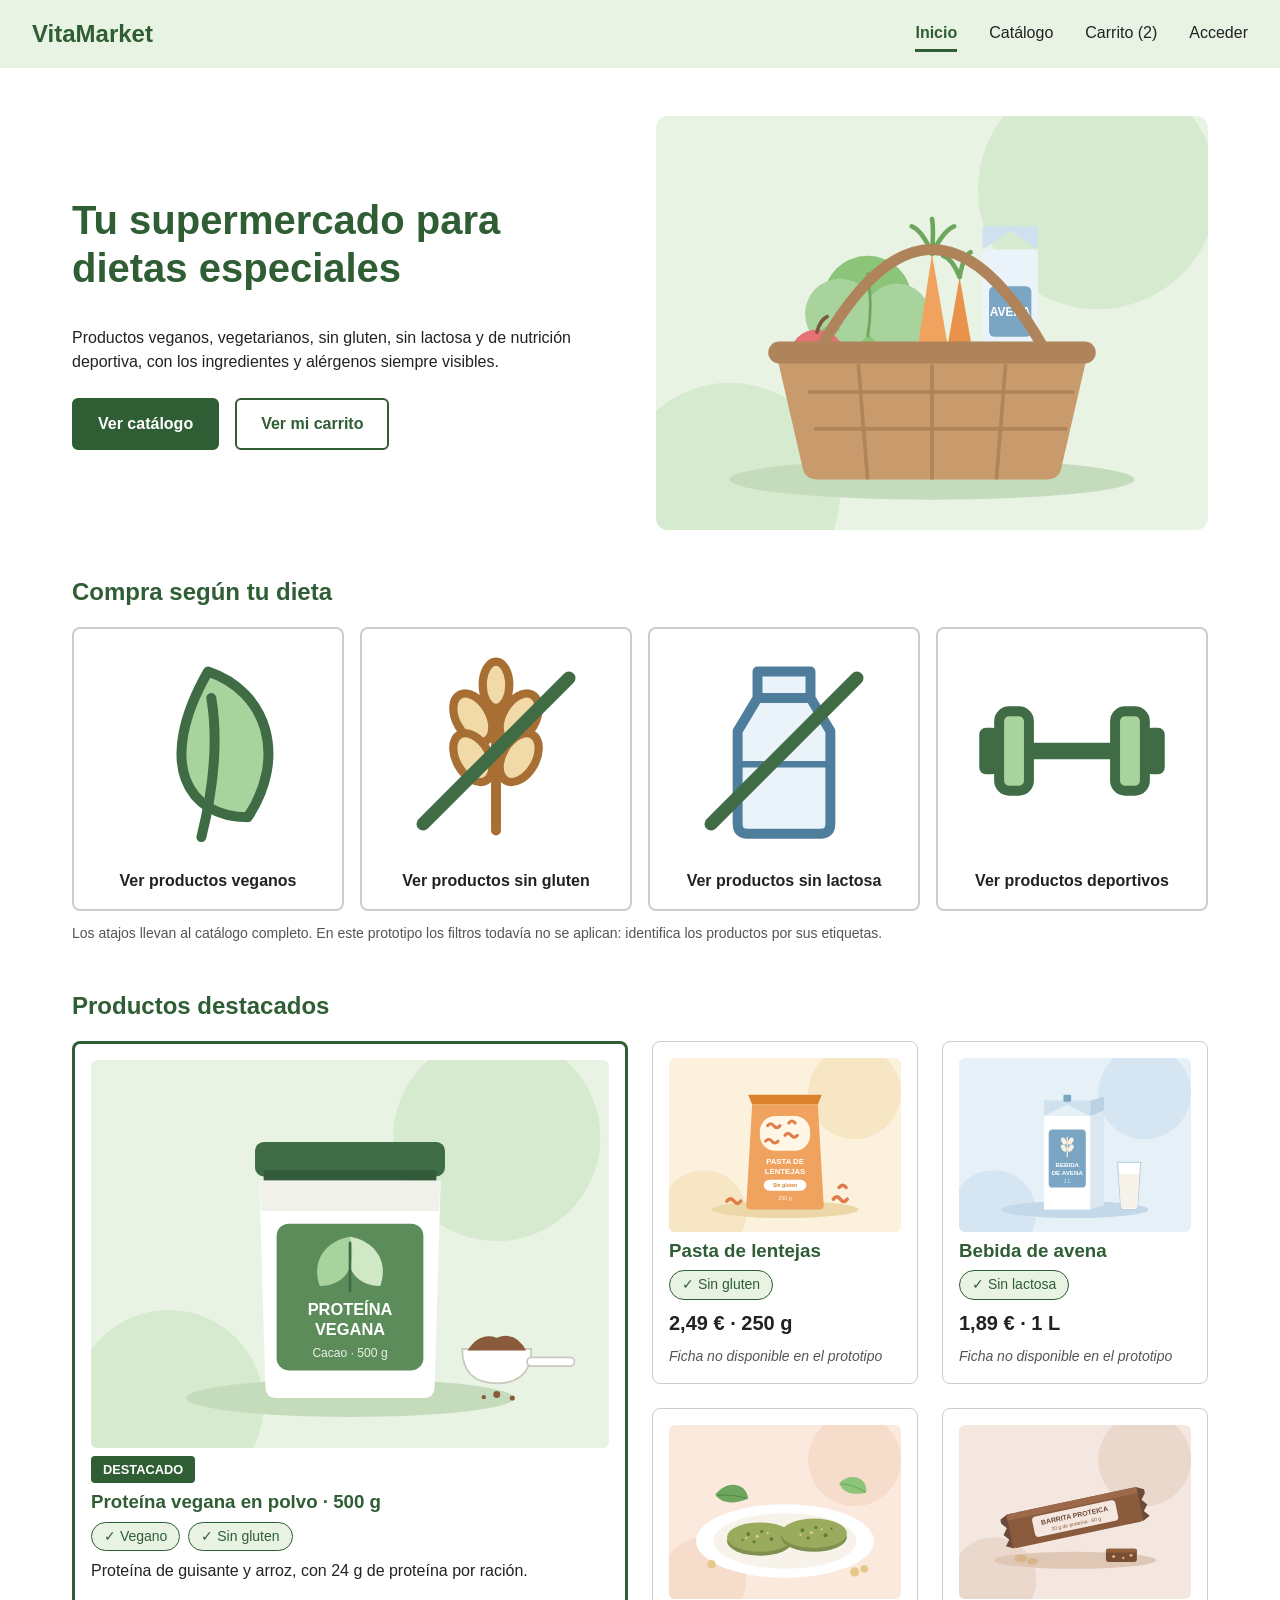
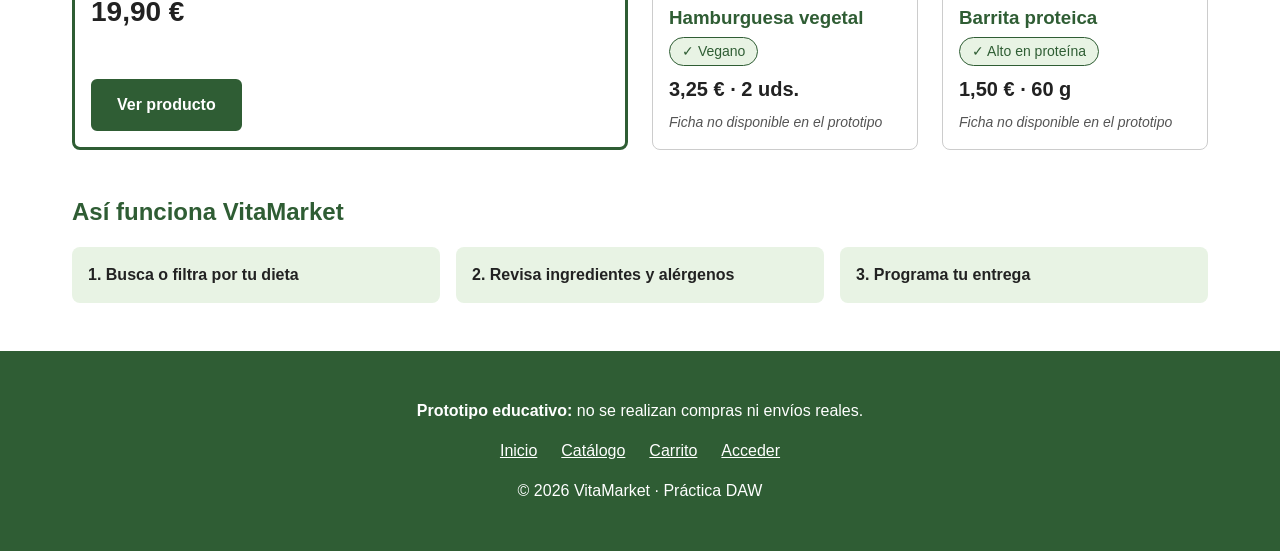
<file: index.html>
<!DOCTYPE html>
<html lang="es">

<head>
  <meta charset="UTF-8">
  <meta name="viewport" content="width=device-width, initial-scale=1.0">
  <title>VitaMarket · Supermercado para dietas especiales</title>
  <link rel="stylesheet" href="css/estilos.css">
  <link rel="icon" href="img/icono-vegano.svg" type="image/svg+xml">
</head>

<body>

  <header class="cabecera">
    <a href="index.html" class="logo">VitaMarket</a>
    <nav aria-label="Principal">
      <ul class="menu">
        <li><a href="index.html" aria-current="page">Inicio</a></li>
        <li><a href="catalogo.html">Catálogo</a></li>
        <li><a href="carrito.html">Carrito (2)</a></li>
        <li><a href="login.html">Acceder</a></li>
      </ul>
    </nav>
  </header>

  <main>

    <!-- PRESENTACIÓN -->
    <section class="presentacion">

      <div class="presentacion-texto">
        <h1>Tu supermercado para dietas especiales</h1>

        <p>
          Productos veganos, vegetarianos, sin gluten, sin lactosa y de
          nutrición deportiva, con los ingredientes y alérgenos siempre visibles.
        </p>

        <div class="acciones">
          <a href="catalogo.html" class="boton">Ver catálogo</a>
          <a href="carrito.html" class="boton boton-secundario">Ver mi carrito</a>
        </div>
      </div>

      <img src="img/presentacion.svg" alt="Cesta de la compra con verduras, legumbres y bebidas vegetales">

    </section>

    <!-- COMPRA SEGÚN TU DIETA -->
    <section class="categorias">

      <h2>Compra según tu dieta</h2>

      <ul class="lista-categorias">
        <li>
          <a href="catalogo.html">
            <img src="img/icono-vegano.svg" alt="">
            Ver productos veganos
          </a>
        </li>
        <li>
          <a href="catalogo.html">
            <img src="img/icono-sin-gluten.svg" alt="">
            Ver productos sin gluten
          </a>
        </li>
        <li>
          <a href="catalogo.html">
            <img src="img/icono-sin-lactosa.svg" alt="">
            Ver productos sin lactosa
          </a>
        </li>
        <li>
          <a href="catalogo.html">
            <img src="img/icono-deportivo.svg" alt="">
            Ver productos deportivos
          </a>
        </li>
      </ul>


      <p class="instrucciones">
        Los atajos llevan al catálogo completo. En este prototipo los filtros
        todavía no se aplican: identifica los productos por sus etiquetas.
      </p>



    </section>

    <!-- PRODUCTOS DESTACADOS -->
    <section class="destacados">

      <h2>Productos destacados</h2>

      <div class="rejilla-destacados">

        <article class="tarjeta tarjeta-destacada">
          <img src="img/proteina-vegana.svg" alt="Bote de proteína vegana sabor cacao">
          <p class="distintivo">Destacado</p>
          <h3>Proteína vegana en polvo · 500 g</h3>
          <ul class="etiquetas">
            <li><span aria-hidden="true">✓</span> Vegano</li>
            <li><span aria-hidden="true">✓</span> Sin gluten</li>
          </ul>
          <p>Proteína de guisante y arroz, con 24 g de proteína por ración.</p>
          <p class="precio">19,90 €</p>
          <a href="detalle.html" class="boton">Ver producto</a>
        </article>

        <article class="tarjeta">
          <img src="img/pasta-lentejas.svg" alt="Paquete de pasta de lentejas">
          <h3>Pasta de lentejas</h3>
          <ul class="etiquetas">
            <li><span aria-hidden="true">✓</span> Sin gluten</li>
          </ul>
          <p class="precio">2,49 € · 250 g</p>
          <p class="aviso-ficha">Ficha no disponible en el prototipo</p>
        </article>

        <article class="tarjeta">
          <img src="img/bebida-avena.svg" alt="Brick de bebida de avena">
          <h3>Bebida de avena</h3>
          <ul class="etiquetas">
            <li><span aria-hidden="true">✓</span> Sin lactosa</li>
          </ul>
          <p class="precio">1,89 € · 1 L</p>
          <p class="aviso-ficha">Ficha no disponible en el prototipo</p>
        </article>

        <article class="tarjeta">
          <img src="img/hamburguesa-vegetal.svg" alt="Dos hamburguesas vegetales en un plato">
          <h3>Hamburguesa vegetal</h3>
          <ul class="etiquetas">
            <li><span aria-hidden="true">✓</span> Vegano</li>
          </ul>
          <p class="precio">3,25 € · 2 uds.</p>
          <p class="aviso-ficha">Ficha no disponible en el prototipo</p>
        </article>

        <article class="tarjeta">
          <img src="img/barrita-proteica.svg" alt="Barrita proteica de cacao y cacahuete">
          <h3>Barrita proteica</h3>
          <ul class="etiquetas">
            <li><span aria-hidden="true">✓</span> Alto en proteína</li>
          </ul>
          <p class="precio">1,50 € · 60 g</p>
          <p class="aviso-ficha">Ficha no disponible en el prototipo</p>
        </article>

      </div>

    </section>

    <!-- ASÍ FUNCIONA -->
    <section class="como-funciona">

      <h2>Así funciona VitaMarket</h2>

      <ol class="pasos">
        <li>Busca o filtra por tu dieta</li>
        <li>Revisa ingredientes y alérgenos</li>
        <li>Programa tu entrega</li>
      </ol>

    </section>

  </main>

  <footer class="pie">
    <p><strong>Prototipo educativo:</strong> no se realizan compras ni envíos reales.</p>
    <nav aria-label="Pie de página">
      <ul class="menu-pie">
        <li><a href="index.html">Inicio</a></li>
        <li><a href="catalogo.html">Catálogo</a></li>
        <li><a href="carrito.html">Carrito</a></li>
        <li><a href="login.html">Acceder</a></li>
      </ul>
    </nav>
    <p>© 2026 VitaMarket · Práctica DAW</p>
  </footer>

</body>

</html>
</file>
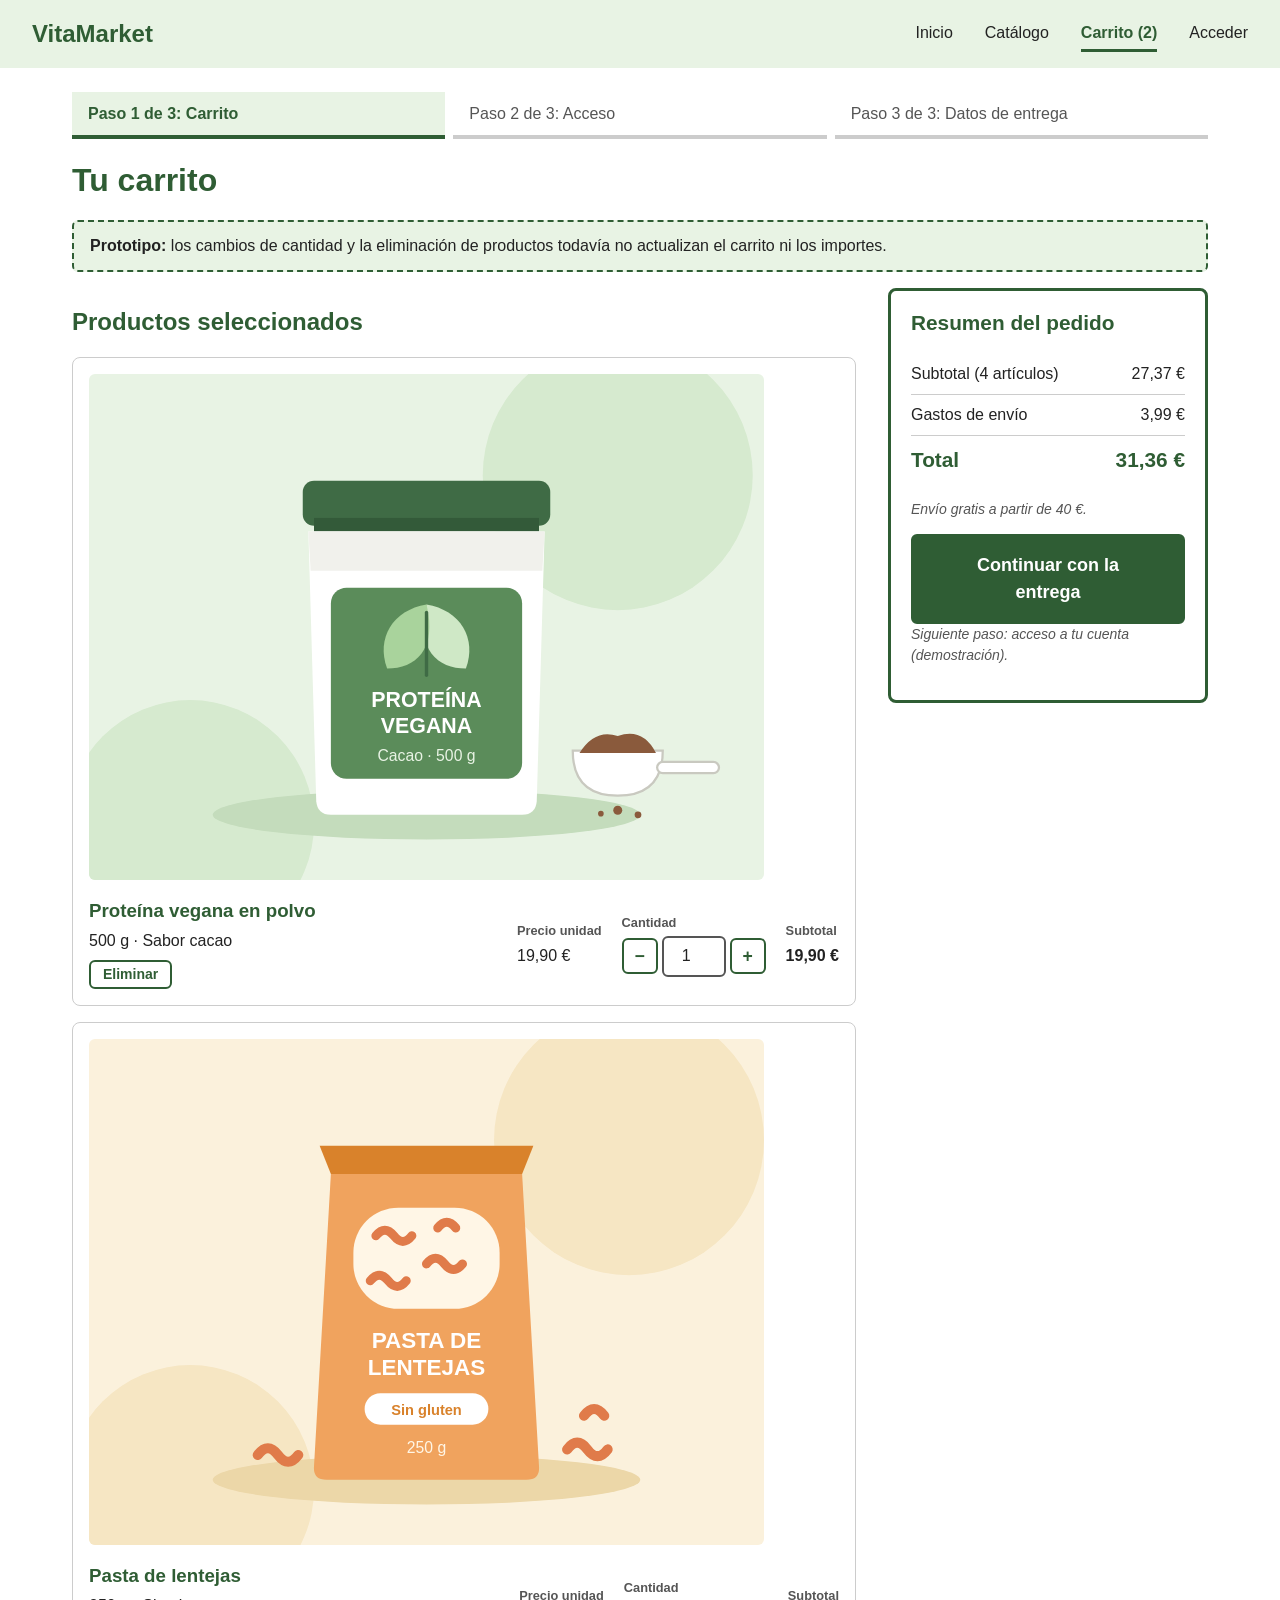
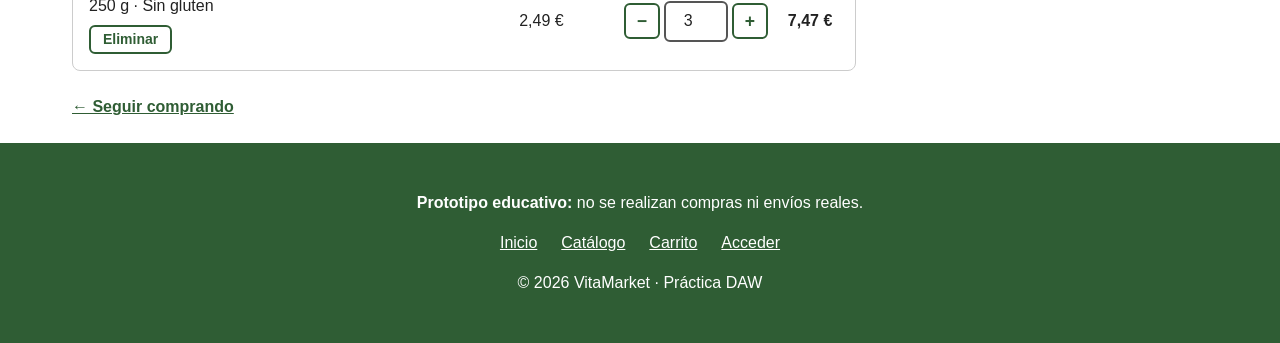
<file: carrito.html>
<!DOCTYPE html>
<html lang="es">
<head>
  <meta charset="UTF-8">
  <meta name="viewport" content="width=device-width, initial-scale=1.0">
  <title>Tu carrito · VitaMarket</title>
  <link rel="stylesheet" href="css/estilos.css">
  <link rel="icon" href="img/icono-vegano.svg" type="image/svg+xml">
</head>
<body>

  <header class="cabecera">
    <a href="index.html" class="logo">VitaMarket</a>
    <nav aria-label="Principal">
      <ul class="menu">
        <li><a href="index.html">Inicio</a></li>
        <li><a href="catalogo.html">Catálogo</a></li>
        <li><a href="carrito.html" aria-current="page">Carrito (2)</a></li>
        <li><a href="login.html">Acceder</a></li>
      </ul>
    </nav>
  </header>

  <main>

    <!-- PASOS DEL PEDIDO -->
    <nav class="pasos-pedido" aria-label="Pasos del pedido">
      <ol>
        <li aria-current="step">Paso 1 de 3: Carrito</li>
        <li>Paso 2 de 3: Acceso</li>
        <li>Paso 3 de 3: Datos de entrega</li>
      </ol>
    </nav>

    <h1>Tu carrito</h1>

    <p class="aviso">
      <strong>Prototipo:</strong> los cambios de cantidad y la eliminación de
      productos todavía no actualizan el carrito ni los importes.
    </p>

    <div class="carrito">

      <!-- PRODUCTOS -->
      <section aria-labelledby="titulo-productos">
        <h2 id="titulo-productos">Productos seleccionados</h2>

        <ul class="lista-carrito">

          <li class="fila-carrito">
            <img src="img/proteina-vegana.svg" alt="">
            <div class="fila-producto">
              <h3>Proteína vegana en polvo</h3>
              <p>500 g · Sabor cacao</p>
              <button type="button" class="boton boton-secundario boton-pequeno"
                      aria-label="Eliminar Proteína vegana del carrito">Eliminar</button>
            </div>
            <p class="fila-dato">
              <span class="fila-etiqueta">Precio unidad</span>
              19,90 €
            </p>
            <div class="fila-dato">
              <label for="cantidad-proteina" class="fila-etiqueta">Cantidad</label>
              <div class="cantidad">
                <button type="button" class="boton-cantidad"
                        aria-label="Reducir cantidad de Proteína vegana">−</button>
                <input type="number" id="cantidad-proteina" value="1" min="1" max="10">
                <button type="button" class="boton-cantidad"
                        aria-label="Aumentar cantidad de Proteína vegana">+</button>
              </div>
            </div>
            <p class="fila-dato">
              <span class="fila-etiqueta">Subtotal</span>
              <strong>19,90 €</strong>
            </p>
          </li>

          <li class="fila-carrito">
            <img src="img/pasta-lentejas.svg" alt="">
            <div class="fila-producto">
              <h3>Pasta de lentejas</h3>
              <p>250 g · Sin gluten</p>
              <button type="button" class="boton boton-secundario boton-pequeno"
                      aria-label="Eliminar Pasta de lentejas del carrito">Eliminar</button>
            </div>
            <p class="fila-dato">
              <span class="fila-etiqueta">Precio unidad</span>
              2,49 €
            </p>
            <div class="fila-dato">
              <label for="cantidad-pasta" class="fila-etiqueta">Cantidad</label>
              <div class="cantidad">
                <button type="button" class="boton-cantidad"
                        aria-label="Reducir cantidad de Pasta de lentejas">−</button>
                <input type="number" id="cantidad-pasta" value="3" min="1" max="10">
                <button type="button" class="boton-cantidad"
                        aria-label="Aumentar cantidad de Pasta de lentejas">+</button>
              </div>
            </div>
            <p class="fila-dato">
              <span class="fila-etiqueta">Subtotal</span>
              <strong>7,47 €</strong>
            </p>
          </li>

        </ul>

        <a href="catalogo.html" class="volver">← Seguir comprando</a>
      </section>

      <!-- RESUMEN -->
      <section class="resumen" aria-labelledby="titulo-resumen">
        <h2 id="titulo-resumen">Resumen del pedido</h2>

        <dl>
          <div class="resumen-linea">
            <dt>Subtotal (4 artículos)</dt>
            <dd>27,37 €</dd>
          </div>
          <div class="resumen-linea">
            <dt>Gastos de envío</dt>
            <dd>3,99 €</dd>
          </div>
          <div class="resumen-linea resumen-total">
            <dt>Total</dt>
            <dd>31,36 €</dd>
          </div>
        </dl>

        <p class="aviso-ficha">Envío gratis a partir de 40 €.</p>

        <a href="login.html" class="boton boton-grande boton-ancho">Continuar con la entrega</a>
        <p class="aviso-ficha">Siguiente paso: acceso a tu cuenta (demostración).</p>
      </section>

    </div>

  </main>

  <footer class="pie">
    <p><strong>Prototipo educativo:</strong> no se realizan compras ni envíos reales.</p>
    <nav aria-label="Pie de página">
      <ul class="menu-pie">
        <li><a href="index.html">Inicio</a></li>
        <li><a href="catalogo.html">Catálogo</a></li>
        <li><a href="carrito.html">Carrito</a></li>
        <li><a href="login.html">Acceder</a></li>
      </ul>
    </nav>
    <p>© 2026 VitaMarket · Práctica DAW</p>
  </footer>

</body>
</html>
</file>
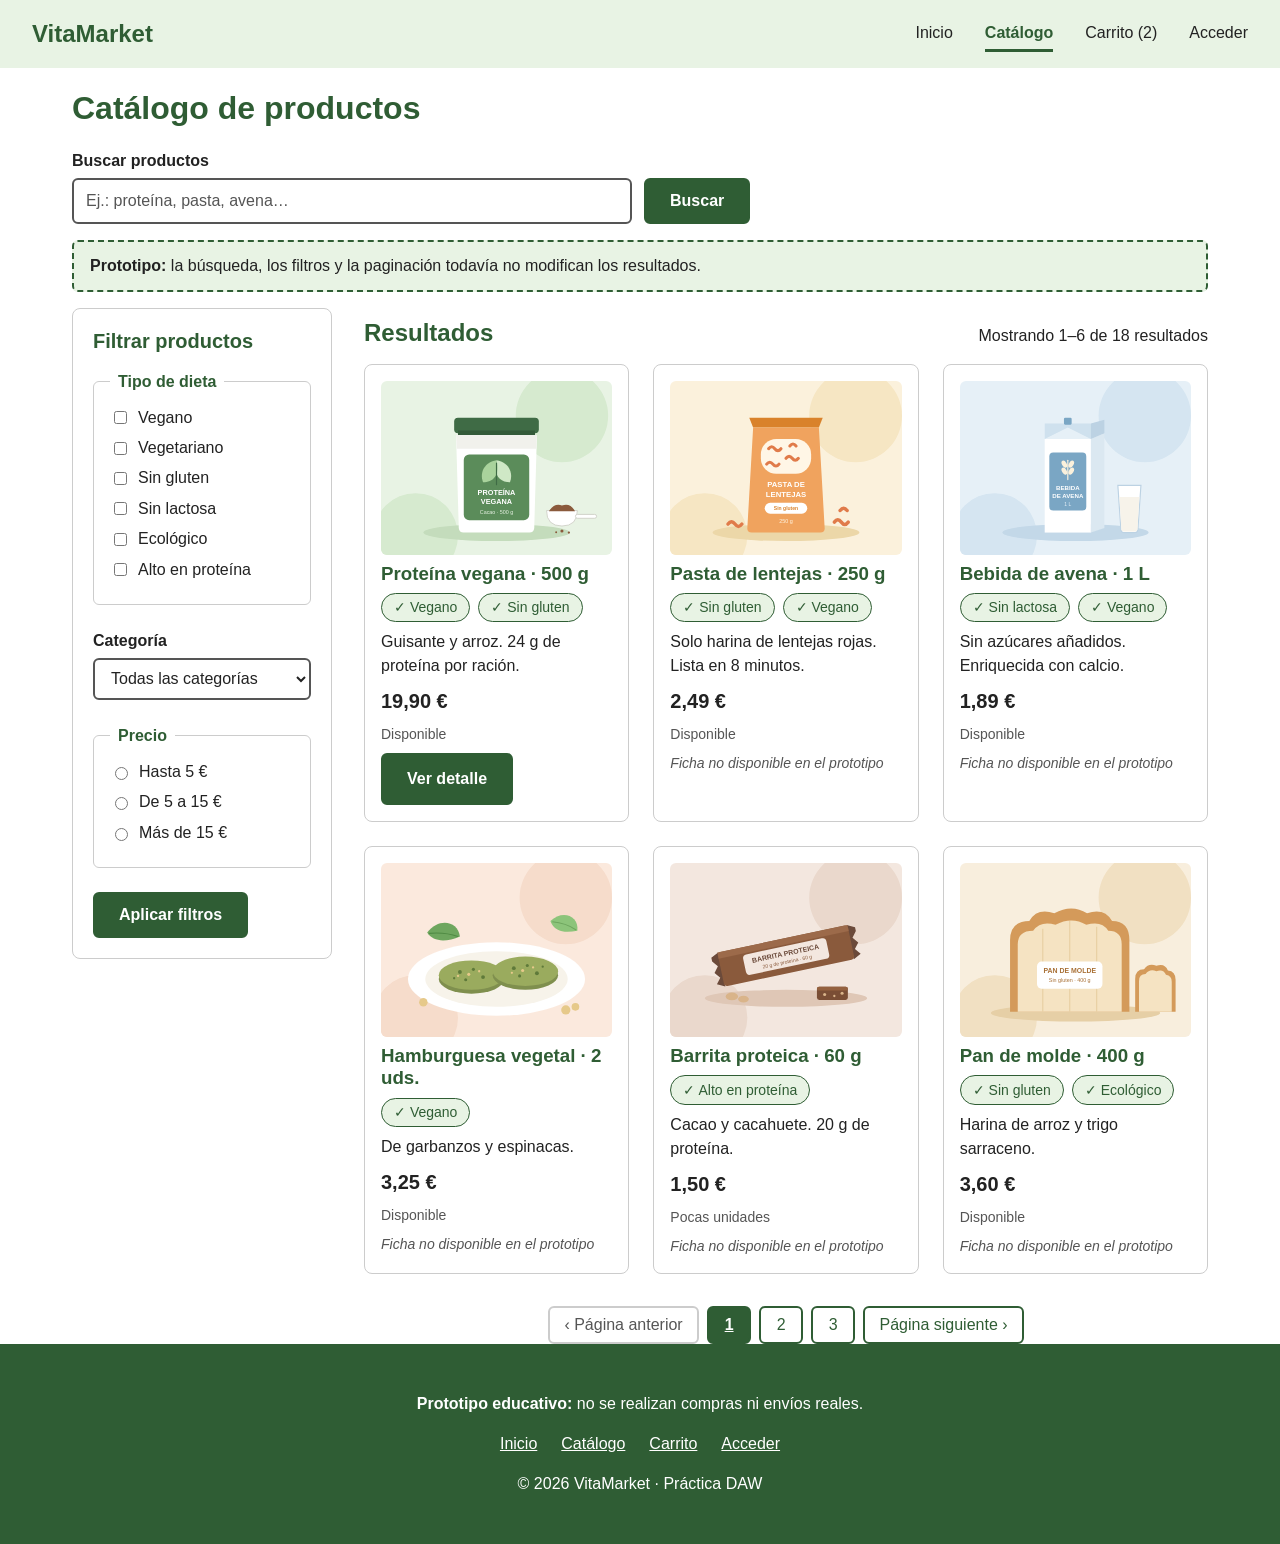
<file: catalogo.html>
<!DOCTYPE html>
<html lang="es">
<head>
  <meta charset="UTF-8">
  <meta name="viewport" content="width=device-width, initial-scale=1.0">
  <title>Catálogo de productos · VitaMarket</title>
  <link rel="stylesheet" href="css/estilos.css">
  <link rel="icon" href="img/icono-vegano.svg" type="image/svg+xml">
</head>
<body>

  <header class="cabecera">
    <a href="index.html" class="logo">VitaMarket</a>
    <nav aria-label="Principal">
      <ul class="menu">
        <li><a href="index.html">Inicio</a></li>
        <li><a href="catalogo.html" aria-current="page">Catálogo</a></li>
        <li><a href="carrito.html">Carrito (2)</a></li>
        <li><a href="login.html">Acceder</a></li>
      </ul>
    </nav>
  </header>

  <main>

    <h1>Catálogo de productos</h1>

    <!-- BUSCADOR -->
    <div class="buscador" role="search">
      <label for="busqueda">Buscar productos</label>
      <div class="buscador-campo">
        <input type="search" id="busqueda" placeholder="Ej.: proteína, pasta, avena…">
        <button type="button" class="boton">Buscar</button>
      </div>
    </div>

    <p class="aviso">
      <strong>Prototipo:</strong> la búsqueda, los filtros y la paginación
      todavía no modifican los resultados.
    </p>

    <div class="catalogo">

      <!-- FILTROS -->
      <aside class="filtros" aria-labelledby="titulo-filtros">

        <h2 id="titulo-filtros">Filtrar productos</h2>

        <fieldset>
          <legend>Tipo de dieta</legend>
          <div class="opcion">
            <input type="checkbox" id="dieta-vegano">
            <label for="dieta-vegano">Vegano</label>
          </div>
          <div class="opcion">
            <input type="checkbox" id="dieta-vegetariano">
            <label for="dieta-vegetariano">Vegetariano</label>
          </div>
          <div class="opcion">
            <input type="checkbox" id="dieta-sin-gluten">
            <label for="dieta-sin-gluten">Sin gluten</label>
          </div>
          <div class="opcion">
            <input type="checkbox" id="dieta-sin-lactosa">
            <label for="dieta-sin-lactosa">Sin lactosa</label>
          </div>
          <div class="opcion">
            <input type="checkbox" id="dieta-ecologico">
            <label for="dieta-ecologico">Ecológico</label>
          </div>
          <div class="opcion">
            <input type="checkbox" id="dieta-proteina">
            <label for="dieta-proteina">Alto en proteína</label>
          </div>
        </fieldset>

        <div class="campo">
          <label for="categoria">Categoría</label>
          <select id="categoria">
            <option>Todas las categorías</option>
            <option>Despensa</option>
            <option>Bebidas</option>
            <option>Refrigerados</option>
            <option>Panadería</option>
            <option>Nutrición deportiva</option>
          </select>
        </div>

        <fieldset>
          <legend>Precio</legend>
          <div class="opcion">
            <input type="radio" id="precio-1" name="precio">
            <label for="precio-1">Hasta 5 €</label>
          </div>
          <div class="opcion">
            <input type="radio" id="precio-2" name="precio">
            <label for="precio-2">De 5 a 15 €</label>
          </div>
          <div class="opcion">
            <input type="radio" id="precio-3" name="precio">
            <label for="precio-3">Más de 15 €</label>
          </div>
        </fieldset>

        <button type="button" class="boton">Aplicar filtros</button>

      </aside>

      <!-- RESULTADOS -->
      <section class="resultados" aria-labelledby="titulo-resultados">

        <div class="resultados-cabecera">
          <h2 id="titulo-resultados">Resultados</h2>
          <p>Mostrando 1–6 de 18 resultados</p>
        </div>

        <div class="rejilla-catalogo">

          <article class="tarjeta">
            <img src="img/proteina-vegana.svg" alt="Bote de proteína vegana sabor cacao">
            <h3>Proteína vegana · 500 g</h3>
            <ul class="etiquetas">
              <li><span aria-hidden="true">✓</span> Vegano</li>
              <li><span aria-hidden="true">✓</span> Sin gluten</li>
            </ul>
            <p>Guisante y arroz. 24 g de proteína por ración.</p>
            <p class="precio">19,90 €</p>
            <p class="disponibilidad">Disponible</p>
            <a href="detalle.html" class="boton">Ver detalle</a>
          </article>

          <article class="tarjeta">
            <img src="img/pasta-lentejas.svg" alt="Paquete de pasta de lentejas">
            <h3>Pasta de lentejas · 250 g</h3>
            <ul class="etiquetas">
              <li><span aria-hidden="true">✓</span> Sin gluten</li>
              <li><span aria-hidden="true">✓</span> Vegano</li>
            </ul>
            <p>Solo harina de lentejas rojas. Lista en 8 minutos.</p>
            <p class="precio">2,49 €</p>
            <p class="disponibilidad">Disponible</p>
            <p class="aviso-ficha">Ficha no disponible en el prototipo</p>
          </article>

          <article class="tarjeta">
            <img src="img/bebida-avena.svg" alt="Brick de bebida de avena">
            <h3>Bebida de avena · 1 L</h3>
            <ul class="etiquetas">
              <li><span aria-hidden="true">✓</span> Sin lactosa</li>
              <li><span aria-hidden="true">✓</span> Vegano</li>
            </ul>
            <p>Sin azúcares añadidos. Enriquecida con calcio.</p>
            <p class="precio">1,89 €</p>
            <p class="disponibilidad">Disponible</p>
            <p class="aviso-ficha">Ficha no disponible en el prototipo</p>
          </article>

          <article class="tarjeta">
            <img src="img/hamburguesa-vegetal.svg" alt="Dos hamburguesas vegetales en un plato">
            <h3>Hamburguesa vegetal · 2 uds.</h3>
            <ul class="etiquetas">
              <li><span aria-hidden="true">✓</span> Vegano</li>
            </ul>
            <p>De garbanzos y espinacas.</p>
            <p class="precio">3,25 €</p>
            <p class="disponibilidad">Disponible</p>
            <p class="aviso-ficha">Ficha no disponible en el prototipo</p>
          </article>

          <article class="tarjeta">
            <img src="img/barrita-proteica.svg" alt="Barrita proteica de cacao y cacahuete">
            <h3>Barrita proteica · 60 g</h3>
            <ul class="etiquetas">
              <li><span aria-hidden="true">✓</span> Alto en proteína</li>
            </ul>
            <p>Cacao y cacahuete. 20 g de proteína.</p>
            <p class="precio">1,50 €</p>
            <p class="disponibilidad">Pocas unidades</p>
            <p class="aviso-ficha">Ficha no disponible en el prototipo</p>
          </article>

          <article class="tarjeta">
            <img src="img/pan-sin-gluten.svg" alt="Pan de molde sin gluten">
            <h3>Pan de molde · 400 g</h3>
            <ul class="etiquetas">
              <li><span aria-hidden="true">✓</span> Sin gluten</li>
              <li><span aria-hidden="true">✓</span> Ecológico</li>
            </ul>
            <p>Harina de arroz y trigo sarraceno.</p>
            <p class="precio">3,60 €</p>
            <p class="disponibilidad">Disponible</p>
            <p class="aviso-ficha">Ficha no disponible en el prototipo</p>
          </article>

        </div>

        <!-- PAGINACIÓN -->
        <nav class="paginacion" aria-label="Paginación">
          <ul>
            <li><button type="button" disabled>‹ Página anterior</button></li>
            <li><button type="button" class="pagina-actual" aria-current="page">1</button></li>
            <li><button type="button">2</button></li>
            <li><button type="button">3</button></li>
            <li><button type="button">Página siguiente ›</button></li>
          </ul>
        </nav>

      </section>

    </div>

  </main>

  <footer class="pie">
    <p><strong>Prototipo educativo:</strong> no se realizan compras ni envíos reales.</p>
    <nav aria-label="Pie de página">
      <ul class="menu-pie">
        <li><a href="index.html">Inicio</a></li>
        <li><a href="catalogo.html">Catálogo</a></li>
        <li><a href="carrito.html">Carrito</a></li>
        <li><a href="login.html">Acceder</a></li>
      </ul>
    </nav>
    <p>© 2026 VitaMarket · Práctica DAW</p>
  </footer>

</body>
</html>
</file>
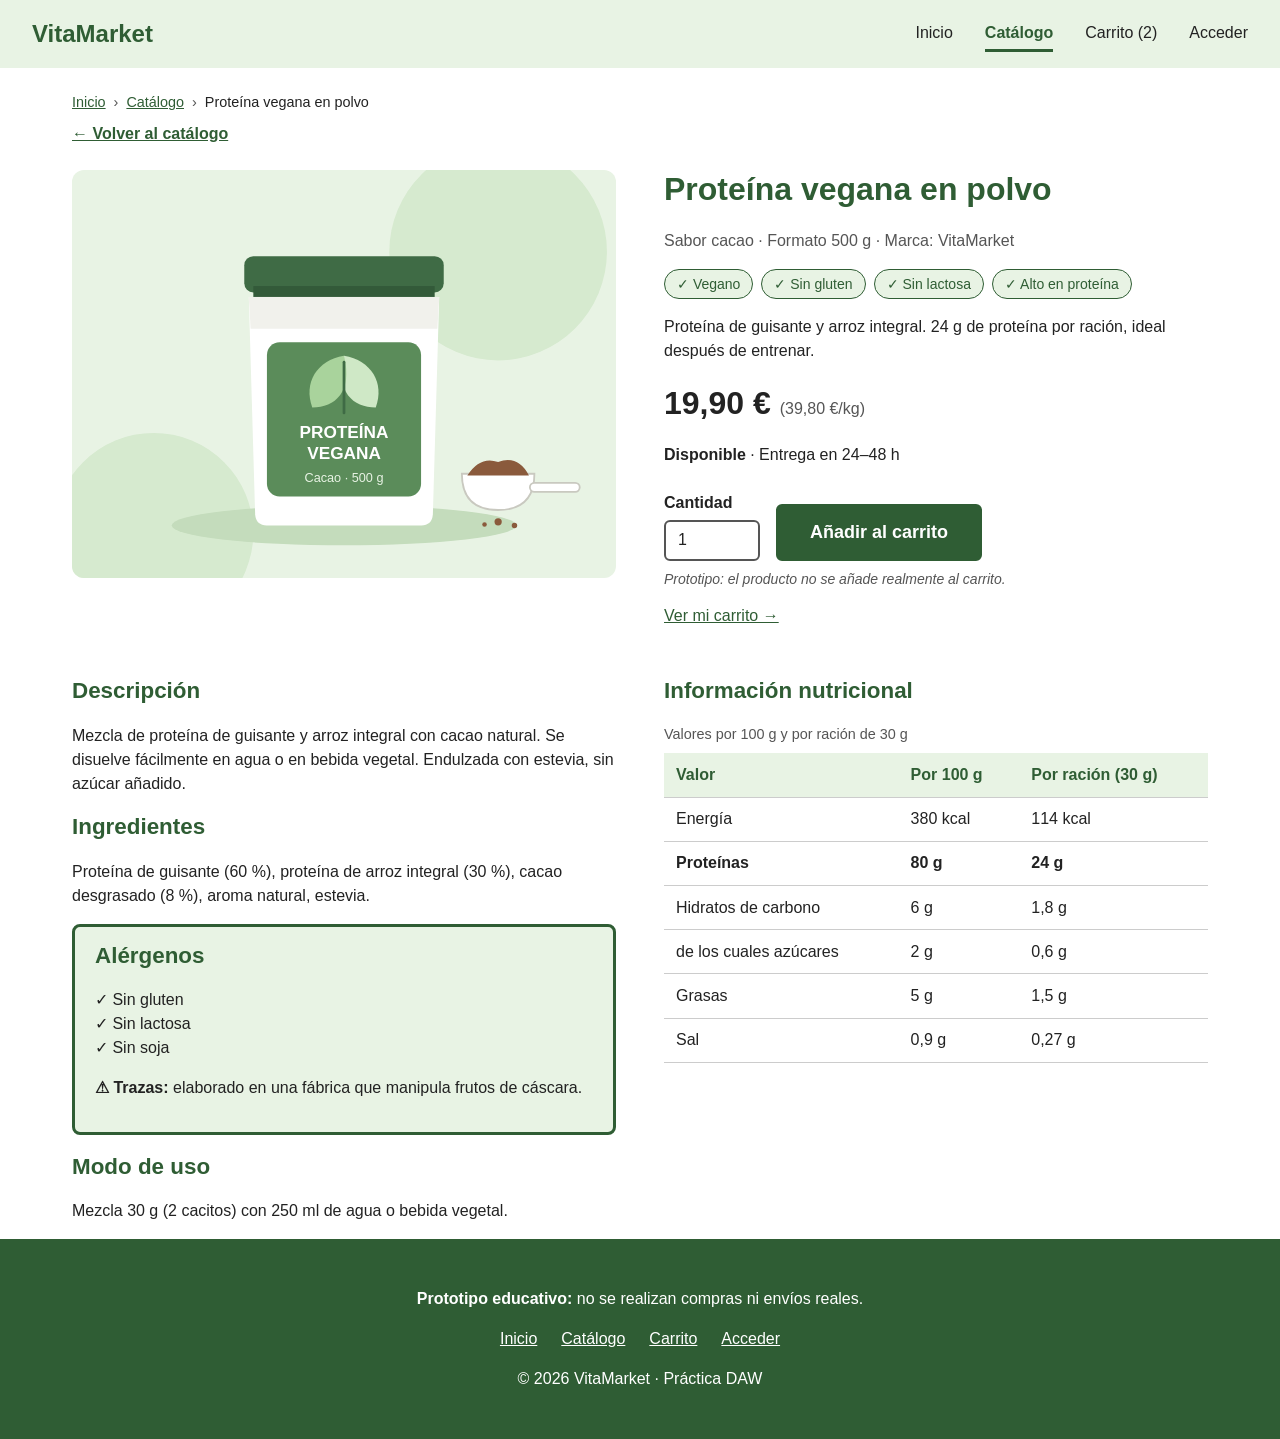
<file: detalle.html>
<!DOCTYPE html>
<html lang="es">
<head>
  <meta charset="UTF-8">
  <meta name="viewport" content="width=device-width, initial-scale=1.0">
  <title>Proteína vegana en polvo · VitaMarket</title>
  <link rel="stylesheet" href="css/estilos.css">
  <link rel="icon" href="img/icono-vegano.svg" type="image/svg+xml">
</head>
<body>

  <header class="cabecera">
    <a href="index.html" class="logo">VitaMarket</a>
    <nav aria-label="Principal">
      <ul class="menu">
        <li><a href="index.html">Inicio</a></li>
        <li><a href="catalogo.html" aria-current="true">Catálogo</a></li>
        <li><a href="carrito.html">Carrito (2)</a></li>
        <li><a href="login.html">Acceder</a></li>
      </ul>
    </nav>
  </header>

  <main>

    <!-- MIGAS DE PAN -->
    <nav class="migas" aria-label="Migas de pan">
      <ol>
        <li><a href="index.html">Inicio</a></li>
        <li><a href="catalogo.html">Catálogo</a></li>
        <li aria-current="page">Proteína vegana en polvo</li>
      </ol>
    </nav>

    <a href="catalogo.html" class="volver">← Volver al catálogo</a>

    <div class="detalle">

      <img src="img/proteina-vegana.svg"
           alt="Bote de proteína vegana sabor cacao con un cacito"
           class="detalle-imagen">

      <!-- INFORMACIÓN PRINCIPAL -->
      <div class="detalle-info">
        <h1>Proteína vegana en polvo</h1>
        <p class="detalle-meta">Sabor cacao · Formato 500 g · Marca: VitaMarket</p>

        <ul class="etiquetas">
          <li><span aria-hidden="true">✓</span> Vegano</li>
          <li><span aria-hidden="true">✓</span> Sin gluten</li>
          <li><span aria-hidden="true">✓</span> Sin lactosa</li>
          <li><span aria-hidden="true">✓</span> Alto en proteína</li>
        </ul>

        <p>Proteína de guisante y arroz integral. 24 g de proteína por ración, ideal después de entrenar.</p>

        <p class="precio precio-grande">
          19,90 €
          <span class="precio-kilo">(39,80 €/kg)</span>
        </p>
        <p><strong>Disponible</strong> · Entrega en 24–48 h</p>

        <div class="compra">
          <div class="campo">
            <label for="cantidad">Cantidad</label>
            <input type="number" id="cantidad" value="1" min="1" max="10">
          </div>
          <button type="button" class="boton boton-grande">Añadir al carrito</button>
        </div>

        <p class="aviso-ficha">Prototipo: el producto no se añade realmente al carrito.</p>
        <a href="carrito.html">Ver mi carrito →</a>
      </div>

      <!-- DESCRIPCIÓN, INGREDIENTES Y ALÉRGENOS -->
      <div class="detalle-texto">

        <section>
          <h2>Descripción</h2>
          <p>
            Mezcla de proteína de guisante y arroz integral con cacao natural.
            Se disuelve fácilmente en agua o en bebida vegetal.
            Endulzada con estevia, sin azúcar añadido.
          </p>
        </section>

        <section>
          <h2>Ingredientes</h2>
          <p>
            Proteína de guisante (60 %), proteína de arroz integral (30 %),
            cacao desgrasado (8 %), aroma natural, estevia.
          </p>
        </section>

        <section class="alergenos">
          <h2>Alérgenos</h2>
          <ul>
            <li><span aria-hidden="true">✓</span> Sin gluten</li>
            <li><span aria-hidden="true">✓</span> Sin lactosa</li>
            <li><span aria-hidden="true">✓</span> Sin soja</li>
          </ul>
          <p>
            <strong><span aria-hidden="true">⚠</span> Trazas:</strong>
            elaborado en una fábrica que manipula frutos de cáscara.
          </p>
        </section>

        <section>
          <h2>Modo de uso</h2>
          <p>Mezcla 30 g (2 cacitos) con 250 ml de agua o bebida vegetal.</p>
        </section>

      </div>

      <!-- INFORMACIÓN NUTRICIONAL -->
      <section class="detalle-nutricion">
        <h2>Información nutricional</h2>
        <table class="tabla-nutricional">
          <caption>Valores por 100 g y por ración de 30 g</caption>
          <thead>
            <tr>
              <th scope="col">Valor</th>
              <th scope="col">Por 100 g</th>
              <th scope="col">Por ración (30 g)</th>
            </tr>
          </thead>
          <tbody>
            <tr>
              <th scope="row">Energía</th>
              <td>380 kcal</td>
              <td>114 kcal</td>
            </tr>
            <tr class="fila-destacada">
              <th scope="row">Proteínas</th>
              <td>80 g</td>
              <td>24 g</td>
            </tr>
            <tr>
              <th scope="row">Hidratos de carbono</th>
              <td>6 g</td>
              <td>1,8 g</td>
            </tr>
            <tr>
              <th scope="row">de los cuales azúcares</th>
              <td>2 g</td>
              <td>0,6 g</td>
            </tr>
            <tr>
              <th scope="row">Grasas</th>
              <td>5 g</td>
              <td>1,5 g</td>
            </tr>
            <tr>
              <th scope="row">Sal</th>
              <td>0,9 g</td>
              <td>0,27 g</td>
            </tr>
          </tbody>
        </table>
      </section>

    </div>

  </main>

  <footer class="pie">
    <p><strong>Prototipo educativo:</strong> no se realizan compras ni envíos reales.</p>
    <nav aria-label="Pie de página">
      <ul class="menu-pie">
        <li><a href="index.html">Inicio</a></li>
        <li><a href="catalogo.html">Catálogo</a></li>
        <li><a href="carrito.html">Carrito</a></li>
        <li><a href="login.html">Acceder</a></li>
      </ul>
    </nav>
    <p>© 2026 VitaMarket · Práctica DAW</p>
  </footer>

</body>
</html>
</file>
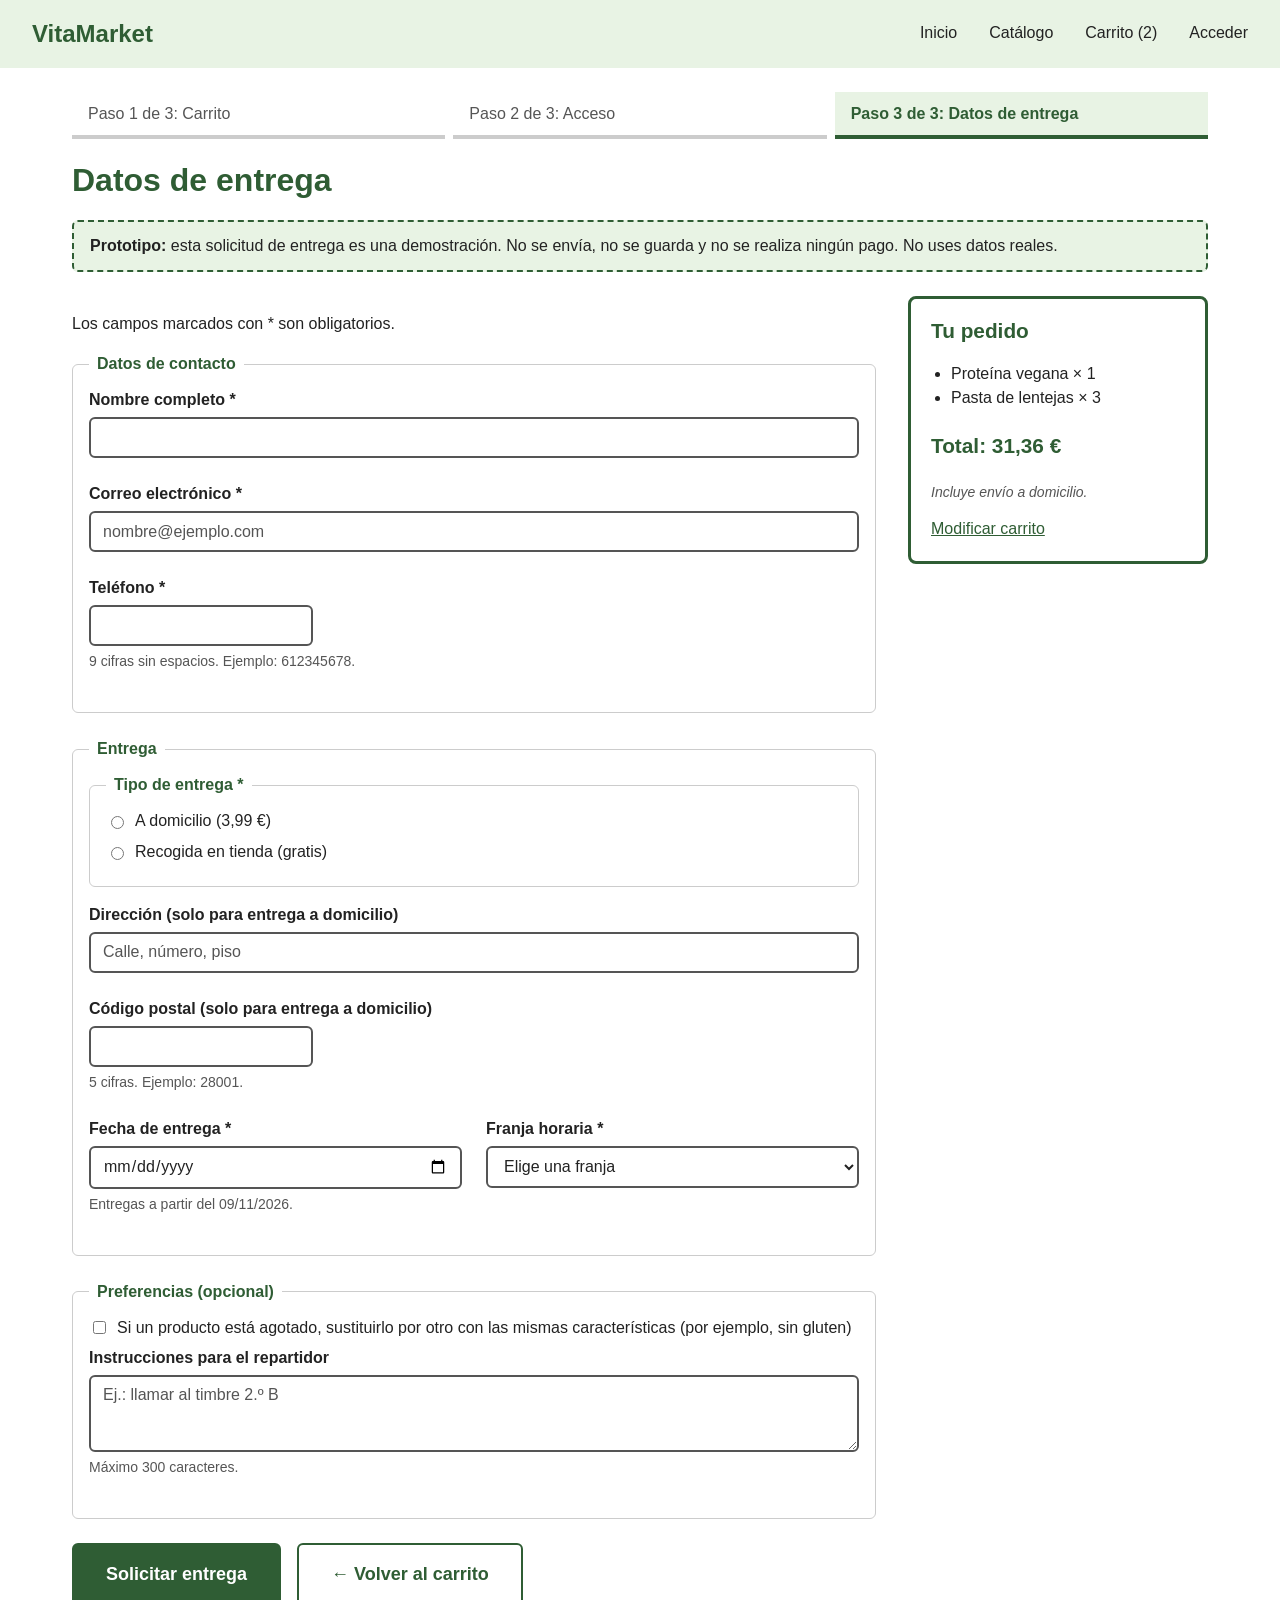
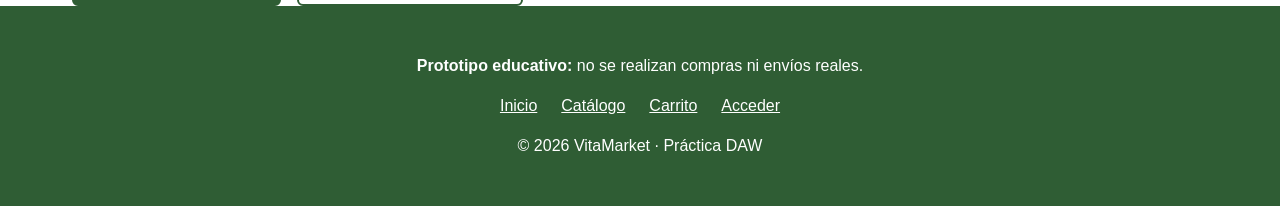
<file: formulario.html>
<!DOCTYPE html>
<html lang="es">

<head>
  <meta charset="UTF-8">
  <meta name="viewport" content="width=device-width, initial-scale=1.0">
  <title>Datos de entrega · VitaMarket</title>
  <link rel="stylesheet" href="css/estilos.css">
  <link rel="icon" href="img/icono-vegano.svg" type="image/svg+xml">
</head>

<body>

  <header class="cabecera">
    <a href="index.html" class="logo">VitaMarket</a>
    <nav aria-label="Principal">
      <ul class="menu">
        <li><a href="index.html">Inicio</a></li>
        <li><a href="catalogo.html">Catálogo</a></li>
        <li><a href="carrito.html">Carrito (2)</a></li>
        <li><a href="login.html">Acceder</a></li>
      </ul>
    </nav>
  </header>

  <main>

    <nav class="pasos-pedido" aria-label="Pasos del pedido">
      <ol>
        <li>Paso 1 de 3: Carrito</li>
        <li>Paso 2 de 3: Acceso</li>
        <li aria-current="step">Paso 3 de 3: Datos de entrega</li>
      </ol>
    </nav>

    <h1>Datos de entrega</h1>

    <p class="aviso" id="aviso-prototipo">
      <strong>Prototipo:</strong> esta solicitud de entrega es una demostración.
      No se envía, no se guarda y no se realiza ningún pago. No uses datos reales.
    </p>

    <div class="pagina-formulario">

      <form action="formulario.html#aviso-prototipo" method="get" class="formulario-entrega">

        <p>Los campos marcados con <span aria-hidden="true">*</span> son obligatorios.</p>

        <!-- DATOS DE CONTACTO -->
        <fieldset>
          <legend>Datos de contacto</legend>

          <div class="campo">
            <label for="nombre">Nombre completo <span aria-hidden="true">*</span></label>
            <input type="text" id="nombre" required>
          </div>

          <div class="campo">
            <label for="correo">Correo electrónico <span aria-hidden="true">*</span></label>
            <input type="email" id="correo" required placeholder="nombre@ejemplo.com">
          </div>

          <div class="campo">
            <label for="telefono">Teléfono <span aria-hidden="true">*</span></label>
            <input type="tel" id="telefono" required pattern="[0-9]{9}"
              title="9 cifras sin espacios, por ejemplo 612345678" aria-describedby="ayuda-telefono"
              class="campo-corto">
            <p id="ayuda-telefono" class="instrucciones">9 cifras sin espacios. Ejemplo: 612345678.</p>
          </div>
        </fieldset>

        <!-- ENTREGA -->
        <fieldset>
          <legend>Entrega</legend>

          <fieldset>
            <legend>Tipo de entrega <span aria-hidden="true">*</span></legend>
            <div class="opcion">
              <input type="radio" id="entrega-domicilio" name="entrega" value="domicilio" required>
              <label for="entrega-domicilio">A domicilio (3,99 €)</label>
            </div>
            <div class="opcion">
              <input type="radio" id="entrega-tienda" name="entrega" value="tienda">
              <label for="entrega-tienda">Recogida en tienda (gratis)</label>
            </div>
          </fieldset>

          <div class="campo">
            <label for="direccion">Dirección (solo para entrega a domicilio)</label>
            <input type="text" id="direccion" placeholder="Calle, número, piso">
          </div>

          <div class="campo">
            <label for="codigo-postal">Código postal (solo para entrega a domicilio)</label>
            <input type="text" id="codigo-postal" pattern="[0-9]{5}" inputmode="numeric"
              title="5 cifras, por ejemplo 28001" aria-describedby="ayuda-cp" class="campo-corto">
            <p id="ayuda-cp" class="instrucciones">5 cifras. Ejemplo: 28001.</p>
          </div>

          <div class="fila-campos">
            <div class="campo">
              <label for="fecha">Fecha de entrega <span aria-hidden="true">*</span></label>
              <input type="date" id="fecha" required min="2026-11-09" aria-describedby="ayuda-fecha">
              <p id="ayuda-fecha" class="instrucciones">Entregas a partir del 09/11/2026.</p>
            </div>

            <div class="campo">
              <label for="franja">Franja horaria <span aria-hidden="true">*</span></label>
              <select id="franja" required>
                <option value="">Elige una franja</option>
                <option value="manana">Mañana (9:00–14:00)</option>
                <option value="tarde">Tarde (16:00–21:00)</option>
              </select>
            </div>
          </div>
        </fieldset>

        <!-- PREFERENCIAS -->
        <fieldset>
          <legend>Preferencias (opcional)</legend>

          <div class="opcion">
            <input type="checkbox" id="sustituir">
            <label for="sustituir">
              Si un producto está agotado, sustituirlo por otro con las mismas
              características (por ejemplo, sin gluten)
            </label>
          </div>

          <div class="campo">
            <label for="instrucciones-reparto">Instrucciones para el repartidor</label>
            <textarea id="instrucciones-reparto" rows="3" maxlength="300" aria-describedby="ayuda-reparto"
              placeholder="Ej.: llamar al timbre 2.º B"></textarea>
            <p id="ayuda-reparto" class="instrucciones">Máximo 300 caracteres.</p>
          </div>
        </fieldset>

        <div class="acciones">
          <button type="submit" class="boton boton-grande">Solicitar entrega</button>
          <a href="carrito.html" class="boton boton-secundario boton-grande">← Volver al carrito</a>
        </div>

      </form>

      <!-- RESUMEN DEL PEDIDO -->
      <aside class="resumen" aria-labelledby="titulo-pedido">
        <h2 id="titulo-pedido">Tu pedido</h2>
        <ul class="resumen-productos">
          <li>Proteína vegana × 1</li>
          <li>Pasta de lentejas × 3</li>
        </ul>
        <p class="resumen-total">Total: 31,36 €</p>
        <p class="aviso-ficha">Incluye envío a domicilio.</p>
        <a href="carrito.html">Modificar carrito</a>
      </aside>

    </div>

  </main>

  <footer class="pie">
    <p><strong>Prototipo educativo:</strong> no se realizan compras ni envíos reales.</p>
    <nav aria-label="Pie de página">
      <ul class="menu-pie">
        <li><a href="index.html">Inicio</a></li>
        <li><a href="catalogo.html">Catálogo</a></li>
        <li><a href="carrito.html">Carrito</a></li>
        <li><a href="login.html">Acceder</a></li>
      </ul>
    </nav>
    <p>© 2026 VitaMarket · Práctica DAW</p>
  </footer>

</body>

</html>
</file>
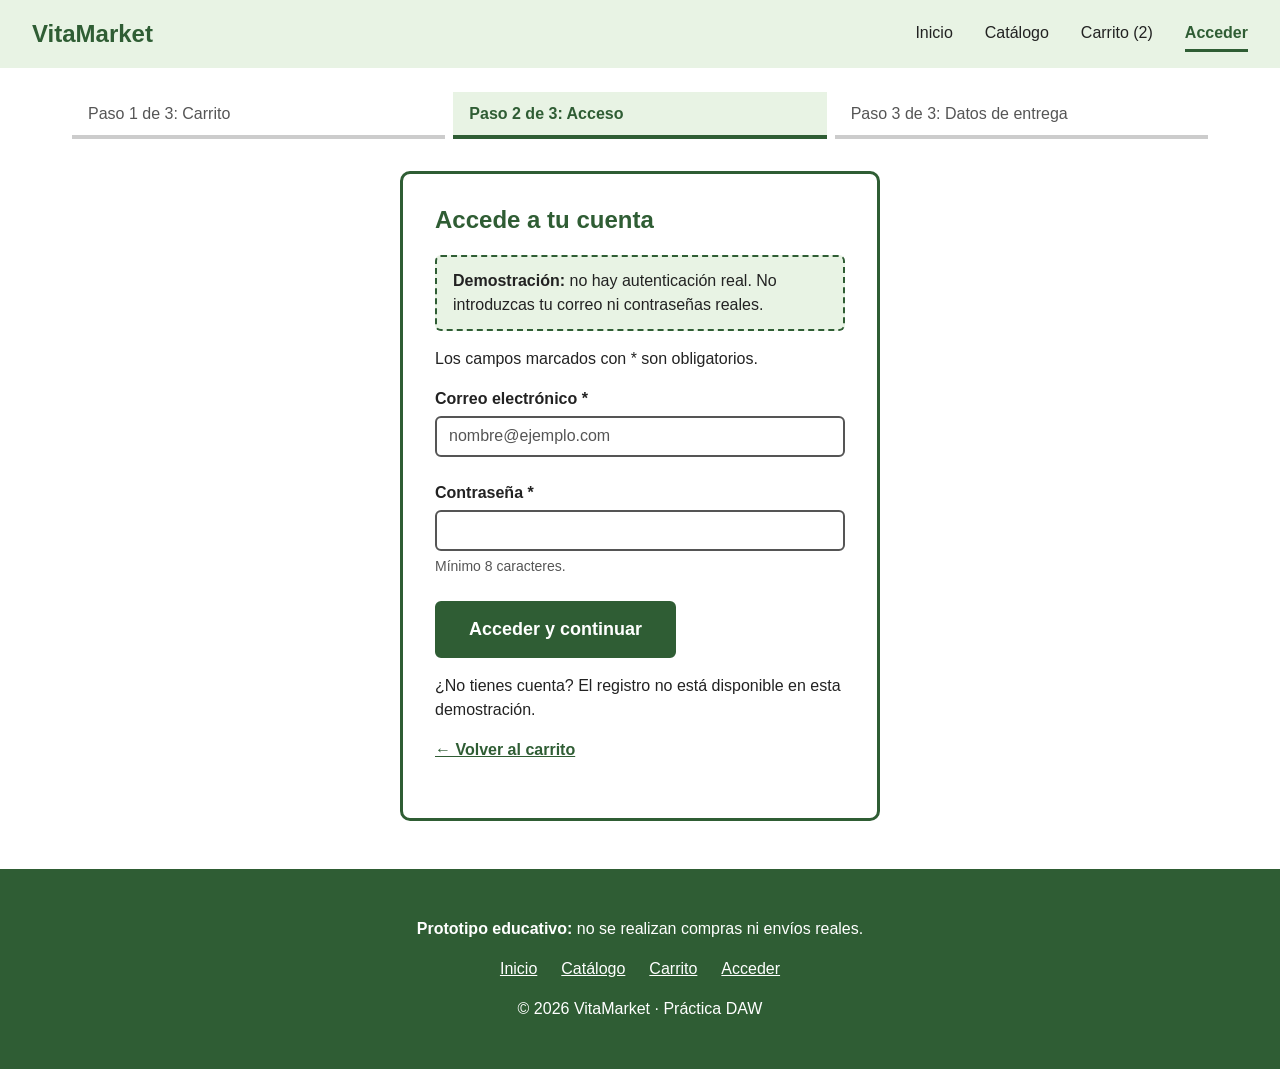
<file: login.html>
<!DOCTYPE html>
<html lang="es">
<head>
  <meta charset="UTF-8">
  <meta name="viewport" content="width=device-width, initial-scale=1.0">
  <title>Acceso a tu cuenta · VitaMarket</title>
  <link rel="stylesheet" href="css/estilos.css">
    <link rel="icon" href="img/icono-vegano.svg" type="image/svg+xml">
</head>
<body>

  <header class="cabecera">
    <a href="index.html" class="logo">VitaMarket</a>
    <nav aria-label="Principal">
      <ul class="menu">
        <li><a href="index.html">Inicio</a></li>
        <li><a href="catalogo.html">Catálogo</a></li>
        <li><a href="carrito.html">Carrito (2)</a></li>
        <li><a href="login.html" aria-current="page">Acceder</a></li>
      </ul>
    </nav>
  </header>

  <main>

    <nav class="pasos-pedido" aria-label="Pasos del pedido">
      <ol>
        <li>Paso 1 de 3: Carrito</li>
        <li aria-current="step">Paso 2 de 3: Acceso</li>
        <li>Paso 3 de 3: Datos de entrega</li>
      </ol>
    </nav>

    <section class="caja-acceso" aria-labelledby="titulo-acceso">

      <h1 id="titulo-acceso">Accede a tu cuenta</h1>

      <p class="aviso">
        <strong>Demostración:</strong> no hay autenticación real.
        No introduzcas tu correo ni contraseñas reales.
      </p>

      <p>Los campos marcados con <span aria-hidden="true">*</span> son obligatorios.</p>

      <form action="formulario.html" method="get">

        <div class="campo">
          <label for="correo-acceso">Correo electrónico <span aria-hidden="true">*</span></label>
          <input type="email" id="correo-acceso" required
                 placeholder="nombre@ejemplo.com">
        </div>

        <div class="campo">
          <label for="password">Contraseña <span aria-hidden="true">*</span></label>
          <input type="password" id="password" required minlength="8"
                 aria-describedby="ayuda-password">
          <p id="ayuda-password" class="instrucciones">Mínimo 8 caracteres.</p>
        </div>

        <button type="submit" class="boton boton-grande boton-ancho">Acceder y continuar</button>

      </form>

      <p>¿No tienes cuenta? El registro no está disponible en esta demostración.</p>
      <a href="carrito.html" class="volver">← Volver al carrito</a>

    </section>

  </main>

  <footer class="pie">
    <p><strong>Prototipo educativo:</strong> no se realizan compras ni envíos reales.</p>
    <nav aria-label="Pie de página">
      <ul class="menu-pie">
        <li><a href="index.html">Inicio</a></li>
        <li><a href="catalogo.html">Catálogo</a></li>
        <li><a href="carrito.html">Carrito</a></li>
        <li><a href="login.html">Acceder</a></li>
      </ul>
    </nav>
    <p>© 2026 VitaMarket · Práctica DAW</p>
  </footer>

</body>
</html>
</file>
<file: css/estilos.css>
/* =========================================
   1. VARIABLES: colores de toda la web
   ========================================= */
:root {
  /* Avisa al navegador de que hay dos temas: así adapta
     solo los controles nativos (date, select, scroll...) */
  color-scheme: light dark;

  --verde-oscuro: #2f5d34;
  --verde-hover: #24482a;
  --verde-claro: #e8f3e4;
  --texto: #222222;
  --texto-suave: #555555;
  --fondo: #ffffff;
  --borde: #cccccc;
  --foco: #1a4fa3;

  /* Nuevas: antes eran #ffffff escritos a mano */
  --texto-inverso: #ffffff;
  /* texto sobre botones y distintivos verdes */
  --fondo-pie: #2f5d34;
  --texto-pie: #ffffff;
}

/* =========================================
   1b. TEMA OSCURO
   Solo cambian los valores de las variables;
   el resto del CSS no se toca.
   ========================================= */
@media (prefers-color-scheme: dark) {
  :root {
    --verde-oscuro: #8fd19a;
    /* en oscuro el "verde de acento" es claro */
    --verde-hover: #b2e3b9;
    --verde-claro: #1e3322;
    /* fondos suaves: verde muy oscuro */
    --texto: #e8ece8;
    --texto-suave: #b4bcb4;
    --fondo: #121712;
    --borde: #3d4a3e;
    --foco: #8ab4ff;
    /* el azul original no se ve sobre fondo oscuro */

    --texto-inverso: #0f1f11;
    /* sobre un verde claro, el texto va oscuro */
    --fondo-pie: #1a2b1c;
    --texto-pie: #ffffff;
  }
}

/* =========================================
   2. MODELO DE CAJA COHERENTE
   ========================================= */
*,
*::before,
*::after {
  box-sizing: border-box;
}

/* =========================================
   3. ESTILOS BASE
   ========================================= */
body {
  margin: 0;
  font-family: Arial, Helvetica, sans-serif;
  line-height: 1.5;
  color: var(--texto);
  background-color: var(--fondo);
}

h1,
h2,
h3 {
  line-height: 1.2;
  color: var(--verde-oscuro);
}

a {
  color: var(--verde-oscuro);
}

img {
  display: block;
  max-width: 100%;
  height: auto;
}

main {
  max-width: 1200px;
  margin: 0 auto;
  padding: 0 2rem;
}

/* Separación entre las secciones del main */
main>section {
  margin-bottom: 3rem;
}

/* =========================================
   4. FOCO VISIBLE (teclado)
   ========================================= */
a:focus-visible,
button:focus-visible,
input:focus-visible,
select:focus-visible,
textarea:focus-visible {
  outline: 3px solid var(--foco);
  outline-offset: 3px;
}

/* =========================================
   5. CABECERA Y MENÚ (Flexbox)
   ========================================= */
.cabecera {
  display: flex;
  flex-wrap: wrap;
  justify-content: space-between;
  align-items: center;
  gap: 0.75rem 2rem;
  background-color: var(--verde-claro);
  padding: 1rem 2rem;
}

.logo {
  font-size: 1.5rem;
  font-weight: bold;
  text-decoration: none;
}

.menu {
  display: flex;
  flex-wrap: wrap;
  align-items: center;
  gap: 0.5rem 2rem;
  list-style: none;
  margin: 0;
  padding: 0;
}

.menu a {
  display: inline-block;
  padding: 0.25rem 0;
  color: var(--texto);
  text-decoration: none;
  border-bottom: 3px solid transparent;
}

.menu a:hover {
  border-bottom-color: var(--borde);
}

/* Página actual: negrita + línea inferior, no solo color */
.menu a[aria-current] {
  font-weight: bold;
  color: var(--verde-oscuro);
  border-bottom-color: var(--verde-oscuro);
}

/* =========================================
   6. BOTONES (componente + variante)
   ========================================= */
.boton {
  display: inline-block;
  padding: 0.75rem 1.5rem;
  border: 2px solid var(--verde-oscuro);
  border-radius: 6px;
  background-color: var(--verde-oscuro);
  color: var(--texto-inverso);
  font-family: inherit;
  font-size: 1rem;
  font-weight: bold;
  text-decoration: none;
  cursor: pointer;
}

.boton:hover {
  background-color: var(--verde-hover);
  border-color: var(--verde-hover);
}

/* Variante: botón secundario */
.boton-secundario {
  background-color: transparent;
  color: var(--verde-oscuro);
}

.boton-secundario:hover {
  background-color: var(--verde-claro);
  border-color: var(--verde-oscuro);
}

/* Grupo de botones (Flexbox con flex-wrap) */
.acciones {
  display: flex;
  flex-wrap: wrap;
  gap: 1rem;
  margin-top: 1.5rem;
}

/* =========================================
   7. PRESENTACIÓN (Grid con áreas)
   ========================================= */
.presentacion {
  display: grid;
  grid-template-columns: 1fr 1fr;
  grid-template-areas: "texto imagen";
  gap: 2rem;
  align-items: center;
  padding-top: 3rem;
}

.presentacion-texto {
  grid-area: texto;
}

.presentacion img {
  grid-area: imagen;
  border-radius: 12px;
}

.presentacion h1 {
  font-size: 2.5rem;
  margin-top: 0;
}

/* =========================================
   8. COMPRA SEGÚN TU DIETA (Flexbox)
   ========================================= */
.lista-categorias {
  display: flex;
  gap: 1rem;
  list-style: none;
  margin: 0;
  padding: 0;
}

.lista-categorias li {
  flex: 1;
  display: flex;
}

.lista-categorias a {
  flex: 1;
  display: flex;
  flex-direction: column;
  justify-content: center;
  align-items: center;
  gap: 0.75rem;
  padding: 1rem;
  border: 2px solid var(--borde);
  border-radius: 8px;
  color: var(--texto);
  font-weight: bold;
  text-align: center;
  text-decoration: none;
}

.lista-categorias a:hover {
  border-color: var(--verde-oscuro);
  background-color: var(--verde-claro);
}

.lista-categorias img {
  width: 90%;
  max-width: 1100px;
}

.categorias .instrucciones {
  margin-top: 0.75rem;
}

/* =========================================
   9. PRODUCTOS DESTACADOS (Grid)
   ========================================= */
.rejilla-destacados {
  display: grid;
  grid-template-columns: repeat(4, minmax(0, 1fr));
  gap: 1.5rem;
}

/* =========================================
   10. TARJETAS (componente + variante)
   ========================================= */
.tarjeta {
  display: flex;
  flex-direction: column;
  gap: 0.5rem;
  padding: 1rem;
  border: 1px solid var(--borde);
  border-radius: 8px;
  background-color: var(--fondo);
}

.tarjeta h3,
.tarjeta p {
  margin: 0;
}

.tarjeta img {
  border-radius: 6px;
}

/* Variante: tarjeta destacada, ocupa 2 columnas y 2 filas */
.tarjeta-destacada {
  grid-column: span 2;
  grid-row: span 2;
  border: 3px solid var(--verde-oscuro);
}

.tarjeta-destacada .precio {
  font-size: 1.75rem;
}

.tarjeta .boton {
  align-self: flex-start;
  margin-top: auto;
}

.distintivo {
  align-self: flex-start;
  padding: 0.25rem 0.75rem;
  border-radius: 4px;
  background-color: var(--verde-oscuro);
  color: var(--texto-inverso);
  font-size: 0.8rem;
  font-weight: bold;
  text-transform: uppercase;
}

.etiquetas {
  display: flex;
  flex-wrap: wrap;
  gap: 0.5rem;
  list-style: none;
  margin: 0;
  padding: 0;
}

.etiquetas li {
  padding: 0.2rem 0.75rem;
  border: 1px solid var(--verde-oscuro);
  border-radius: 999px;
  background-color: var(--verde-claro);
  color: var(--verde-oscuro);
  font-size: 0.875rem;
}

.precio {
  font-size: 1.25rem;
  font-weight: bold;
}

.aviso-ficha {
  margin-top: auto;
  color: var(--texto-suave);
  font-size: 0.875rem;
  font-style: italic;
}

/* =========================================
   11. ASÍ FUNCIONA (Flexbox)
   ========================================= */
.pasos {
  display: flex;
  gap: 1rem;
  list-style-position: inside;
  margin: 0;
  padding: 0;
}

.pasos li {
  flex: 1;
  padding: 1rem;
  border-radius: 8px;
  background-color: var(--verde-claro);
  font-weight: bold;
}

/* =========================================
   12. PIE DE PÁGINA
   ========================================= */
.pie {
  padding: 2rem;
  background-color: var(--fondo-pie);
  color: var(--texto-pie);
  text-align: center;
}

.pie a {
  color: var(--texto-pie);
}

/* Sobre fondo oscuro, el foco azul no se vería: lo cambiamos al color del texto del pie */
.pie a:focus-visible {
  outline-color: var(--texto-pie);
}

.menu-pie {
  display: flex;
  justify-content: center;
  flex-wrap: wrap;
  gap: 1.5rem;
  list-style: none;
  margin: 1rem 0;
  padding: 0;
}

/* =========================================
   13. CONTROLES DE FORMULARIO (comunes)
   ========================================= */
input,
select,
textarea {
  font-family: inherit;
  font-size: 1rem;
  color: var(--texto);
  /* los controles no heredan el color: sin esto, texto negro en tema oscuro */
}

input[type="search"],
input[type="text"],
input[type="email"],
input[type="tel"],
input[type="password"],
input[type="date"],
input[type="number"],
select,
textarea {
  padding: 0.6rem 0.75rem;
  border: 2px solid var(--texto-suave);
  border-radius: 6px;
  background-color: var(--fondo);
}

/* Casillas y radios con el verde de la marca (cambia con el tema) */
input[type="checkbox"],
input[type="radio"] {
  accent-color: var(--verde-oscuro);
}

/* El texto de ejemplo también cambia con el tema */
::placeholder {
  color: var(--texto-suave);
}

label {
  font-weight: bold;
}

fieldset {
  margin: 0 0 1.5rem;
  padding: 0.75rem 1rem 1rem;
  border: 1px solid var(--borde);
  border-radius: 6px;
}

legend {
  padding: 0 0.5rem;
  font-weight: bold;
  color: var(--verde-oscuro);
}

/* Casilla o radio + su etiqueta, en fila */
.opcion {
  display: flex;
  align-items: center;
  gap: 0.5rem;
  margin-bottom: 0.4rem;
}

.opcion label {
  font-weight: normal;
}

/* Etiqueta encima del campo */
.campo {
  display: flex;
  flex-direction: column;
  gap: 0.3rem;
  margin-bottom: 1.5rem;
}

/* =========================================
   14. AVISO DE PROTOTIPO
   ========================================= */
.aviso {
  padding: 0.75rem 1rem;
  border: 2px dashed var(--verde-oscuro);
  border-radius: 6px;
  background-color: var(--verde-claro);
}

/* =========================================
   15. CATÁLOGO
   ========================================= */
.buscador {
  display: flex;
  flex-direction: column;
  gap: 0.3rem;
  margin-bottom: 1rem;
}

.buscador-campo {
  display: flex;
  flex-wrap: wrap;
  gap: 0.75rem;
}

/* Crece desde 220px; si no cabe con el botón, el botón baja */
.buscador-campo input {
  flex: 1 1 220px;
  min-width: 0;
  max-width: 560px;
}

/* Filtros | resultados */
.catalogo {
  display: grid;
  grid-template-columns: 260px minmax(0, 1fr);
  gap: 2rem;
  align-items: start;
}

.filtros {
  padding: 1.25rem;
  border: 1px solid var(--borde);
  border-radius: 8px;
}

.filtros h2 {
  margin-top: 0;
  font-size: 1.25rem;
}

.filtros select {
  width: 100%;
  max-width: 1100px;
}

.resultados-cabecera {
  display: flex;
  flex-wrap: wrap;
  justify-content: space-between;
  align-items: baseline;
  gap: 0 1rem;
}

.resultados-cabecera h2 {
  margin: 0;
}

.rejilla-catalogo {
  display: grid;
  /* min(200px, 100%): en pantallas muy estrechas la tarjeta no se sale */
  grid-template-columns: repeat(auto-fill, minmax(min(200px, 100%), 1fr));
  gap: 1.5rem;
}

.disponibilidad {
  color: var(--texto-suave);
  font-size: 0.875rem;
}

/* =========================================
   16. PAGINACIÓN
   ========================================= */
.paginacion ul {
  display: flex;
  flex-wrap: wrap;
  justify-content: center;
  gap: 0.5rem;
  list-style: none;
  margin: 2rem 0 0;
  padding: 0;
}

.paginacion button {
  min-width: 2.75rem;
  padding: 0.5rem 0.9rem;
  border: 2px solid var(--verde-oscuro);
  border-radius: 6px;
  background-color: var(--fondo);
  color: var(--verde-oscuro);
  font-family: inherit;
  font-size: 1rem;
  cursor: pointer;
}

.paginacion button:hover {
  background-color: var(--verde-claro);
}

/* Página actual: fondo + negrita + subrayado, no solo color */
.paginacion .pagina-actual {
  background-color: var(--verde-oscuro);
  color: var(--texto-inverso);
  font-weight: bold;
  text-decoration: underline;
}

.paginacion button:disabled {
  border-color: var(--borde);
  color: var(--texto-suave);
  cursor: not-allowed;
}

/* =========================================
   17. DETALLE DE PRODUCTO
   ========================================= */

/* Migas de pan */
.migas ol {
  display: flex;
  flex-wrap: wrap;
  gap: 0.5rem;
  list-style: none;
  margin: 1.5rem 0 0.5rem;
  padding: 0;
  font-size: 0.9rem;
}

/* Separador "›" antes de cada miga, excepto la primera */
.migas li+li::before {
  content: "›";
  margin-right: 0.5rem;
  color: var(--texto-suave);
}

.volver {
  display: inline-block;
  margin-bottom: 1.5rem;
  font-weight: bold;
}

/* Grid con áreas: imagen | información
                   texto  | nutrición   */
.detalle {
  display: grid;
  grid-template-columns: minmax(0, 1fr) minmax(0, 1fr);
  grid-template-areas:
    "imagen info"
    "texto  nutricion";
  gap: 2rem 3rem;
  align-items: start;
}

.detalle-imagen {
  grid-area: imagen;
  border-radius: 12px;
}

.detalle-info {
  grid-area: info;
}

.detalle-info h1 {
  margin-top: 0;
}

.detalle-texto {
  grid-area: texto;
}

.detalle-nutricion {
  grid-area: nutricion;
}

.detalle-texto h2,
.detalle-nutricion h2 {
  font-size: 1.4rem;
}

.detalle-meta {
  color: var(--texto-suave);
}

/* Precio */
.precio-grande {
  margin: 1rem 0 0.25rem;
  font-size: 2rem;
}

.precio-kilo {
  color: var(--texto-suave);
  font-size: 1rem;
  font-weight: normal;
}

/* Cantidad + botón en fila */
.compra {
  display: flex;
  flex-wrap: wrap;
  align-items: flex-end;
  gap: 1rem;
  margin: 1.5rem 0 0.5rem;
}

.compra .campo {
  margin-bottom: 0;
}

.compra input {
  width: 6rem;
}

/* Variante de botón: más grande */
.boton-grande {
  padding: 1rem 2rem;
  font-size: 1.125rem;
}

/* Caja de alérgenos */
.alergenos {
  padding: 1rem 1.25rem;
  border: 3px solid var(--verde-oscuro);
  border-radius: 8px;
  background-color: var(--verde-claro);
}

.alergenos h2 {
  margin-top: 0;
}

.alergenos ul {
  margin: 0 0 0.5rem;
  padding: 0;
  list-style: none;
}

/* Tabla nutricional */
.tabla-nutricional {
  width: 100%;
  max-width: 1100px;
  /* corregido: antes faltaba la unidad */
  border-collapse: collapse;
}

.tabla-nutricional caption {
  margin-bottom: 0.5rem;
  color: var(--texto-suave);
  font-size: 0.9rem;
  text-align: left;
}

.tabla-nutricional th,
.tabla-nutricional td {
  padding: 0.6rem 0.75rem;
  border-bottom: 1px solid var(--borde);
  text-align: left;
}

.tabla-nutricional thead th {
  background-color: var(--verde-claro);
  color: var(--verde-oscuro);
}

.tabla-nutricional tbody th {
  font-weight: normal;
}

/* Proteínas en negrita: es el dato que busca el deportista */
.tabla-nutricional .fila-destacada th,
.tabla-nutricional .fila-destacada td {
  font-weight: bold;
}

/* =========================================
   18. PASOS DEL PEDIDO
   ========================================= */
.pasos-pedido ol {
  display: flex;
  gap: 0.5rem;
  list-style: none;
  margin: 1.5rem 0 0;
  padding: 0;
}

.pasos-pedido li {
  flex: 1;
  padding: 0.6rem 1rem;
  border-bottom: 4px solid var(--borde);
  color: var(--texto-suave);
}

/* Paso actual: negrita + línea gruesa + color, no solo color */
.pasos-pedido li[aria-current="step"] {
  border-bottom-color: var(--verde-oscuro);
  background-color: var(--verde-claro);
  color: var(--verde-oscuro);
  font-weight: bold;
}

/* =========================================
   19. CARRITO
   ========================================= */

/* Lista de productos | resumen */
.carrito {
  display: grid;
  grid-template-columns: minmax(0, 1fr) 320px;
  gap: 2rem;
  align-items: start;
}

.lista-carrito {
  list-style: none;
  margin: 0 0 1.5rem;
  padding: 0;
}

/* Cada fila con Flexbox */
.fila-carrito {
  display: flex;
  flex-wrap: wrap;
  align-items: center;
  gap: 1.25rem;
  margin-bottom: 1rem;
  padding: 1rem;
  border: 1px solid var(--borde);
  border-radius: 8px;
}

.fila-carrito img {
  flex: none;
  width: 90%;
  max-width: 1100px;
  /* corregido: antes faltaba la unidad */
  border-radius: 6px;
}

.fila-producto {
  flex: 1;
  min-width: 150px;
}

.fila-producto h3,
.fila-producto p {
  margin: 0 0 0.4rem;
}

.fila-dato {
  display: flex;
  flex-direction: column;
  gap: 0.25rem;
  margin: 0;
}

.fila-etiqueta {
  color: var(--texto-suave);
  font-size: 0.8rem;
  font-weight: bold;
}

/* Variante de botón: pequeño */
.boton-pequeno {
  padding: 0.3rem 0.75rem;
  font-size: 0.875rem;
}

/* Variante de botón: ocupa todo el ancho */
.boton-ancho {
  display: block;
  text-align: center;
}

/* Control de cantidad: − [ 1 ] + */
.cantidad {
  display: flex;
  align-items: center;
  gap: 0.25rem;
}

.cantidad input {
  width: 4rem;
  text-align: center;
}

.boton-cantidad {
  width: 2.25rem;
  height: 2.25rem;
  border: 2px solid var(--verde-oscuro);
  border-radius: 6px;
  background-color: var(--fondo);
  color: var(--verde-oscuro);
  font-size: 1.1rem;
  font-weight: bold;
  cursor: pointer;
}

.boton-cantidad:hover {
  background-color: var(--verde-claro);
}

/* Resumen del pedido */
.resumen {
  padding: 1.25rem;
  border: 3px solid var(--verde-oscuro);
  border-radius: 8px;
}

.resumen h2 {
  margin-top: 0;
  font-size: 1.3rem;
}

.resumen dl {
  margin: 0 0 1rem;
}

.resumen-linea {
  display: flex;
  justify-content: space-between;
  gap: 1rem;
  padding: 0.5rem 0;
  border-bottom: 1px solid var(--borde);
}

.resumen-linea dd {
  margin: 0;
}

.resumen-total {
  border-bottom: none;
  color: var(--verde-oscuro);
  font-size: 1.3rem;
  font-weight: bold;
}

/* =========================================
   20. ACCESO
   ========================================= */
.caja-acceso {
  max-width: 480px;
  margin: 2rem auto 3rem;
  padding: 2rem;
  border: 3px solid var(--verde-oscuro);
  border-radius: 10px;
}

.caja-acceso h1 {
  margin-top: 0;
}

.instrucciones {
  margin: 0;
  color: var(--texto-suave);
  font-size: 0.875rem;
}

/* =========================================
   21. FORMULARIO DE ENTREGA
   ========================================= */

/* Formulario | resumen */
.pagina-formulario {
  display: grid;
  grid-template-columns: minmax(0, 1fr) 300px;
  gap: 2rem;
  align-items: start;
  margin-top: 1.5rem;
}

.campo-corto {
  max-width: 14rem;
}

/* Fecha y franja, una al lado de la otra */
.fila-campos {
  display: flex;
  flex-wrap: wrap;
  gap: 1.5rem;
}

.fila-campos .campo {
  flex: 1;
  min-width: 200px;
}

/* Un fieldset dentro de otro: menos espacio */
fieldset fieldset {
  margin-bottom: 1rem;
}

textarea {
  resize: vertical;
}

.resumen-productos {
  margin: 0 0 1rem;
  padding-left: 1.25rem;
}

/* =========================================
   22. PUNTO DE RUPTURA: DETALLE DE PRODUCTO
   Por debajo de 768px las dos columnas quedan
   demasiado estrechas: pasamos a una sola.
   ========================================= */
@media (max-width: 768px) {
  .detalle {
    grid-template-columns: minmax(0, 1fr);
    grid-template-areas:
      "imagen"
      "info"
      "nutricion"
      "texto";
    gap: 1.5rem;
  }

  .precio-grande {
    font-size: 1.75rem;
  }
}

/* =========================================
   23. PUNTO DE RUPTURA: CATÁLOGO
   Por debajo de 768px la columna de filtros
   (260px) deja a los resultados sin espacio:
   filtros arriba y resultados debajo.
   Se mantiene el orden del HTML (lectura y Tab).
   ========================================= */
@media (max-width: 768px) {
  .catalogo {
    grid-template-columns: minmax(0, 1fr);
  }

  /* Los grupos de filtros se colocan en columnas
     si caben, para que el panel no sea tan largo */
  .filtros {
    display: grid;
    grid-template-columns: repeat(auto-fit, minmax(200px, 1fr));
    gap: 0 1.5rem;
    align-items: start;
  }

  /* Título y botón ocupan toda la fila */
  .filtros h2,
  .filtros>.boton {
    grid-column: 1 / -1;
  }

  .filtros>.boton {
    justify-self: start;
  }
}
</file>
